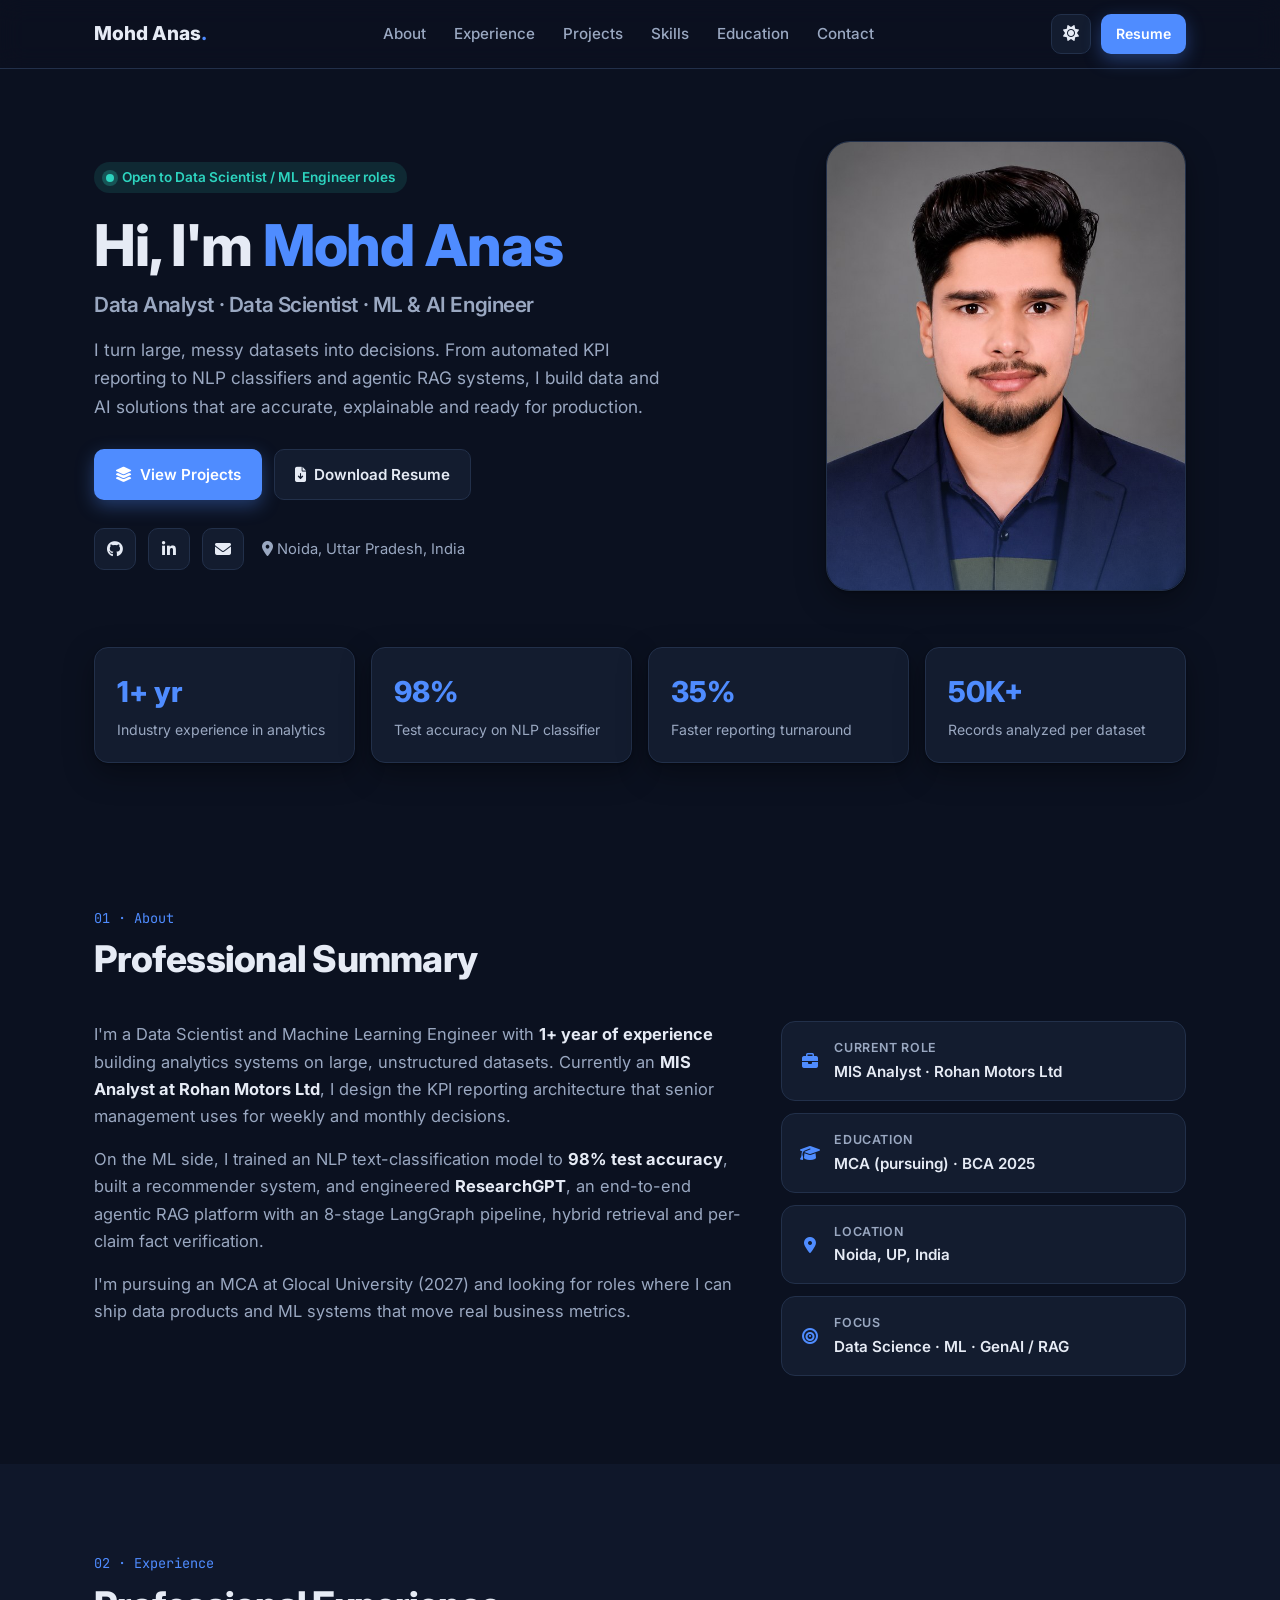
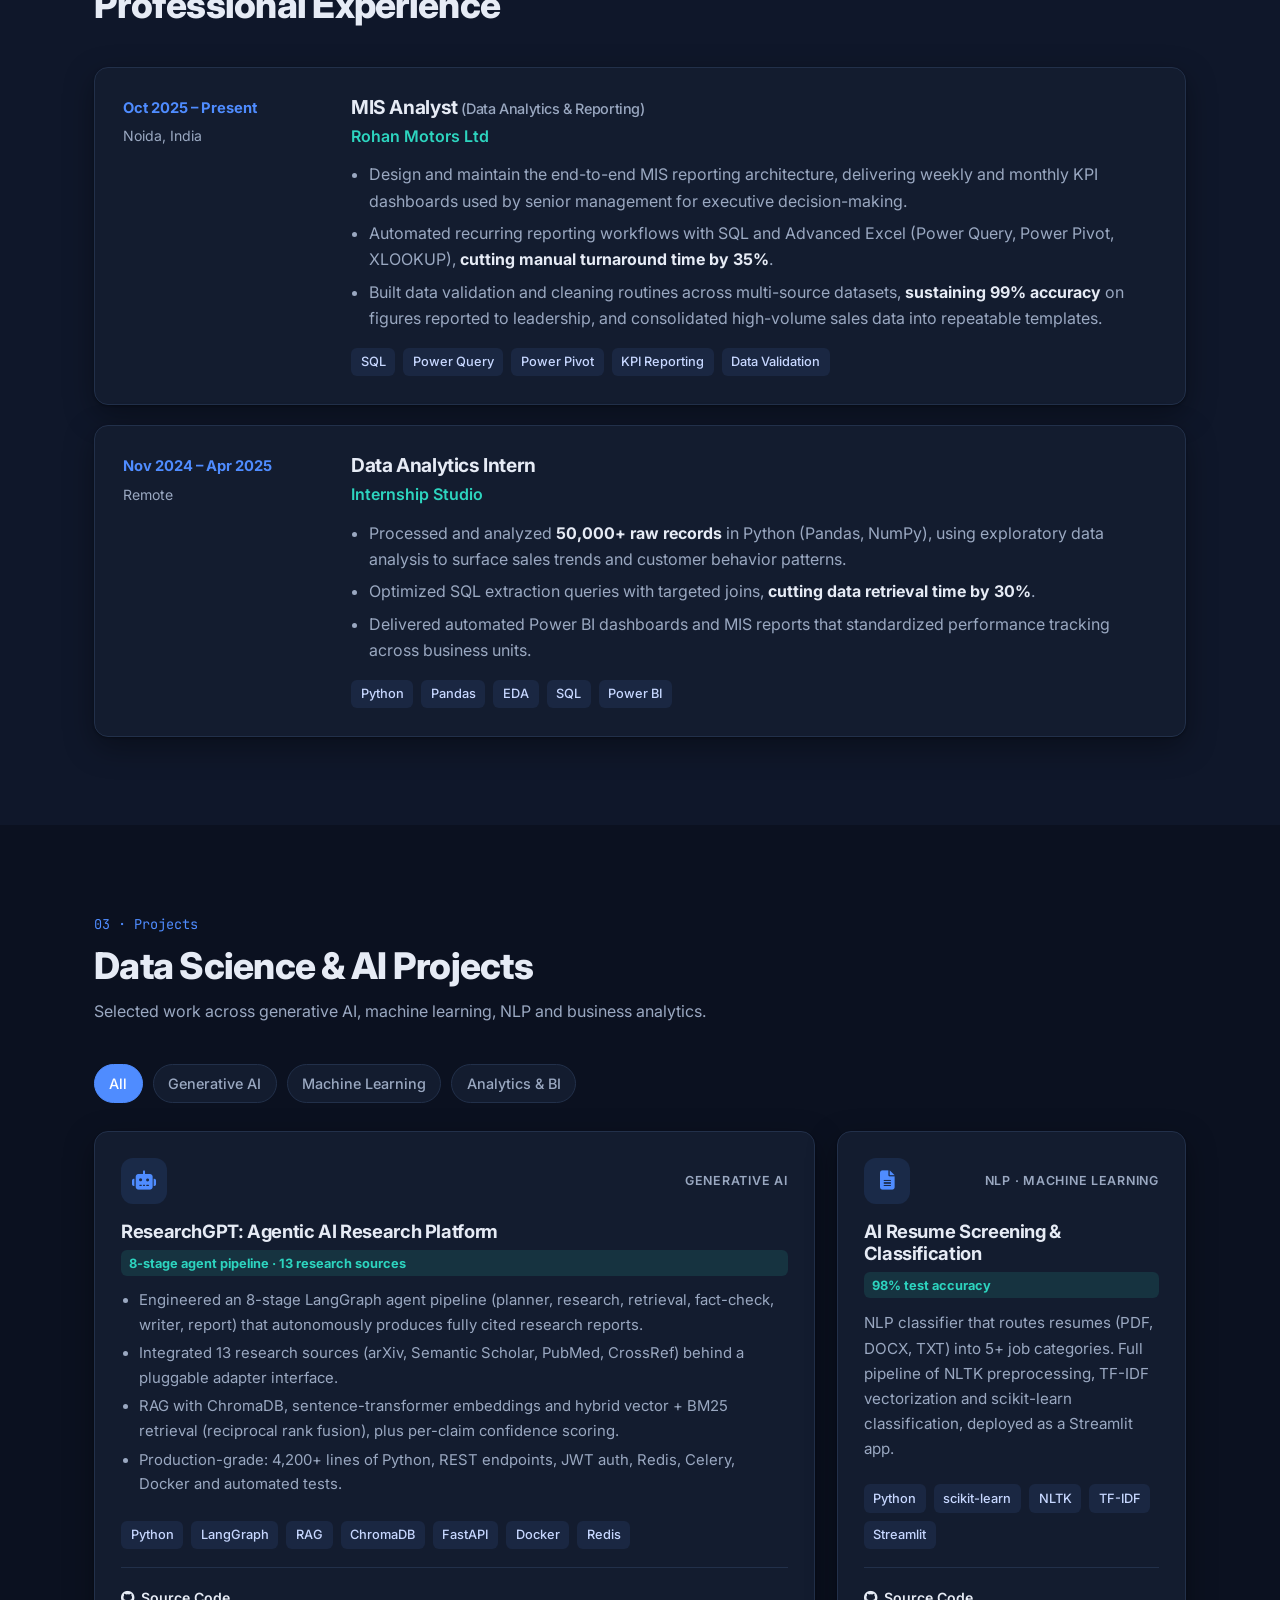
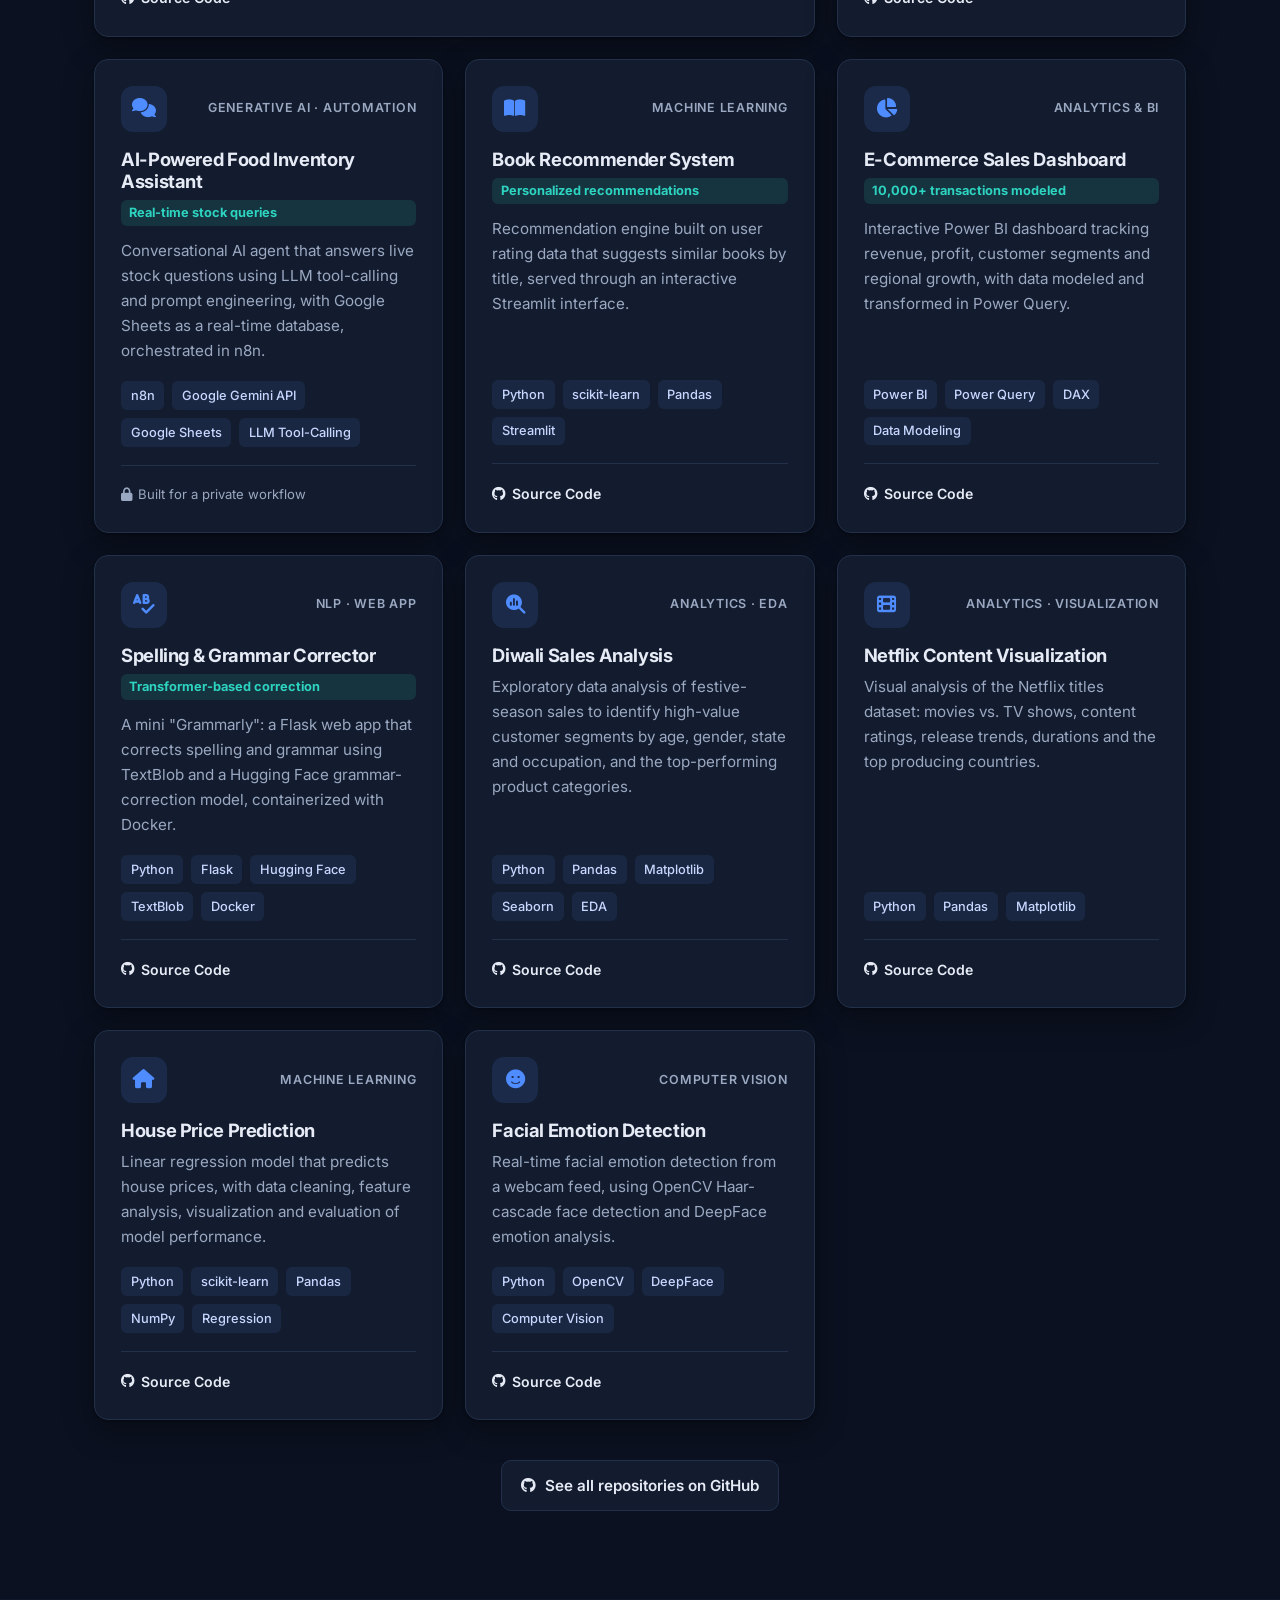
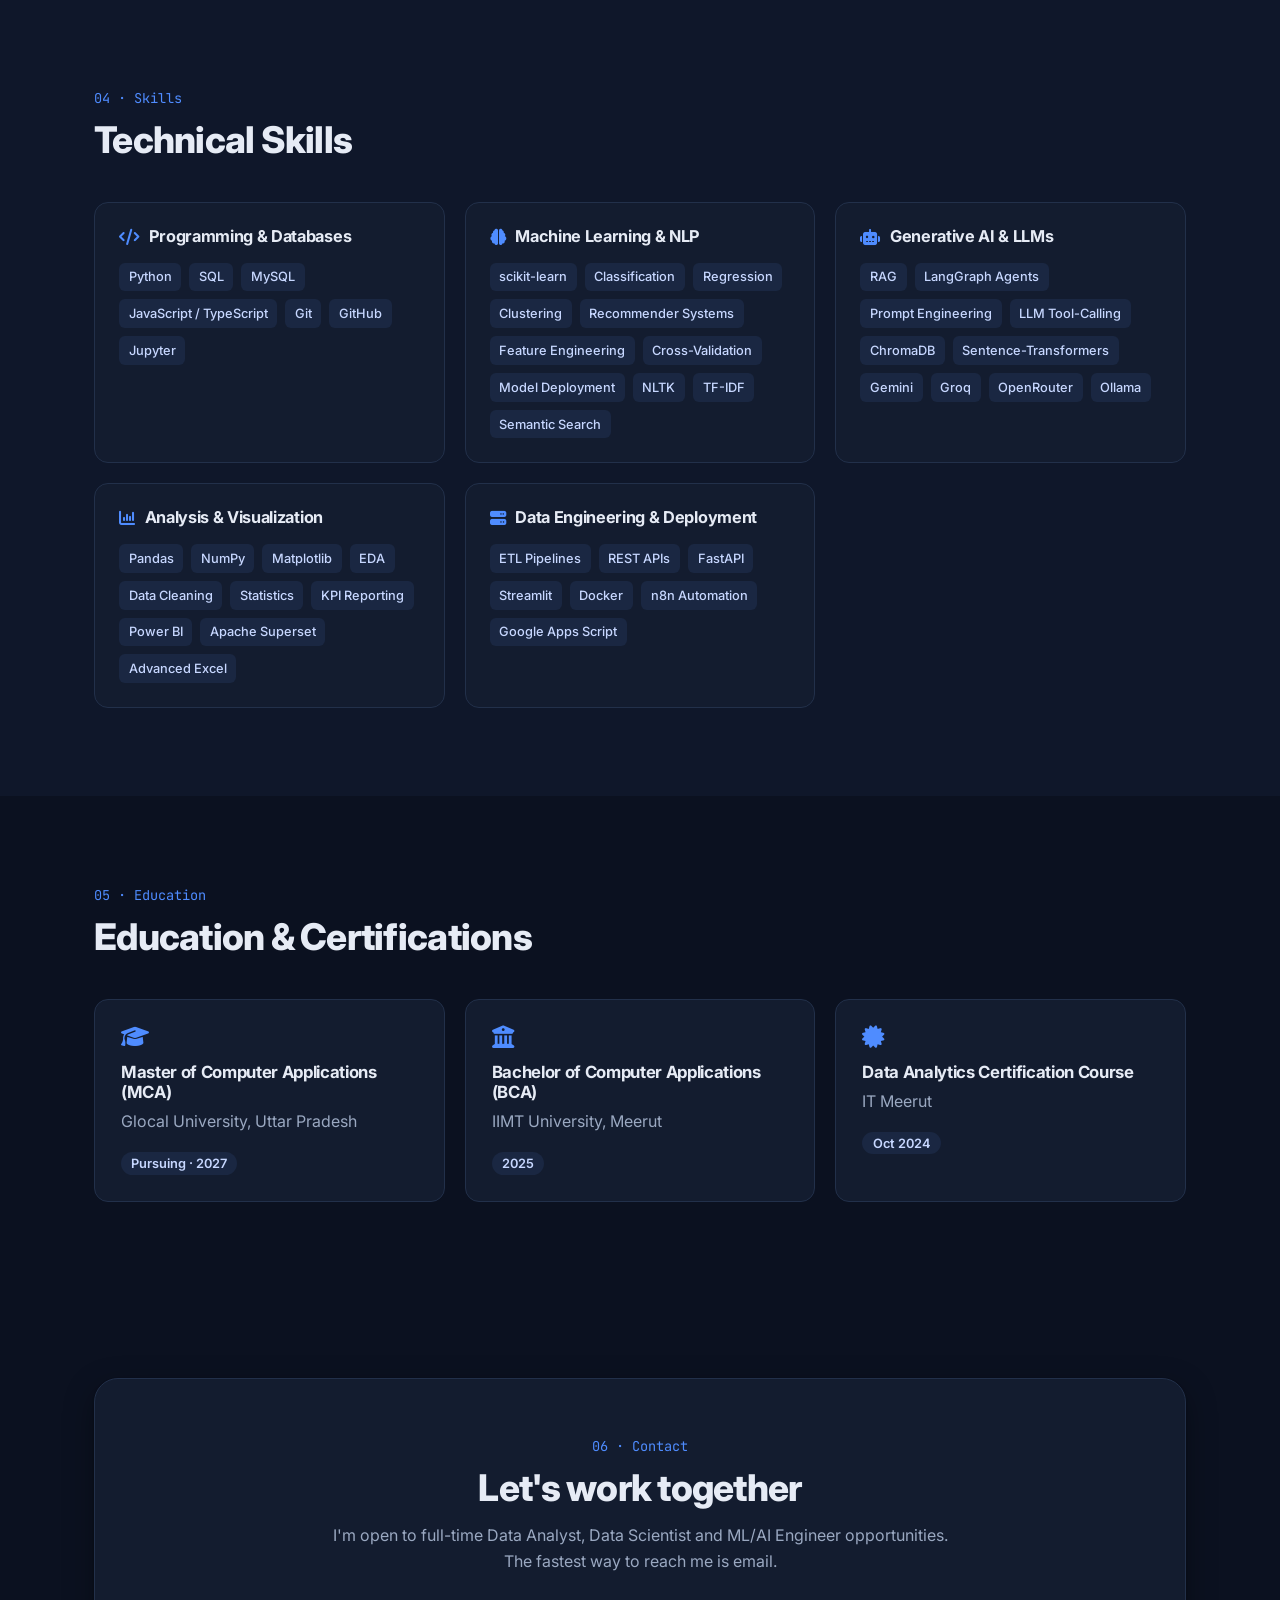
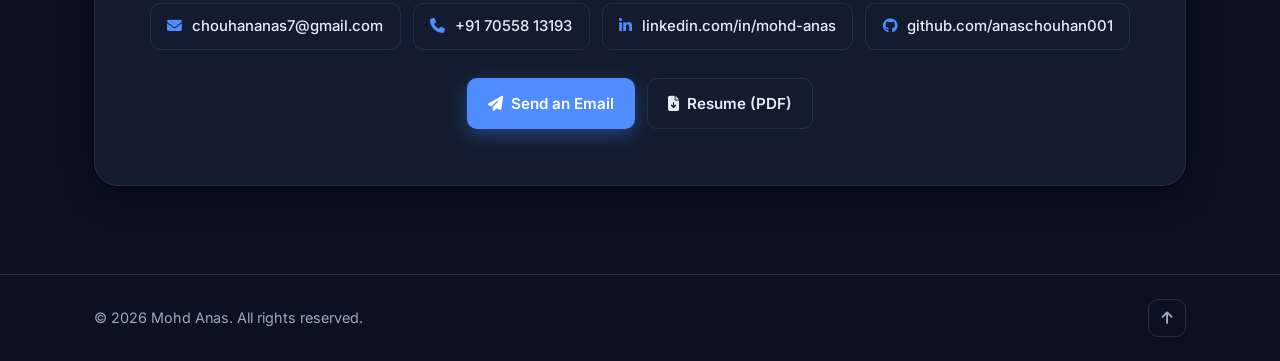
<file: index.html>
<!DOCTYPE html>
<html lang="en">
<head>
  <meta charset="UTF-8">
  <meta name="theme-color" content="#0b1120">
  <meta name="viewport" content="width=device-width, initial-scale=1.0">
  <title>Mohd Anas | Data Scientist & ML Engineer</title>
  <meta name="description" content="Mohd Anas — Data Analyst, Data Scientist and Machine Learning Engineer based in Noida, India. Python, SQL, scikit-learn, RAG, LangGraph, Power BI.">
  <meta property="og:title" content="Mohd Anas | Data Scientist & ML Engineer">
  <meta property="og:description" content="Data analytics, machine learning and agentic AI projects.">
  <meta property="og:image" content="profile.jpg?v=2">
  <link rel="preconnect" href="https://fonts.googleapis.com">
  <link rel="preconnect" href="https://fonts.gstatic.com" crossorigin>
  <link href="https://fonts.googleapis.com/css2?family=Inter:wght@400;500;600;700;800&family=JetBrains+Mono:wght@500&display=swap" rel="stylesheet">
  <link href="https://cdnjs.cloudflare.com/ajax/libs/font-awesome/6.5.2/css/all.min.css" rel="stylesheet">
  <link rel="stylesheet" href="style.css">
  <script>
    let t = 'dark'; try { t = localStorage.getItem('theme') || 'dark'; } catch (e) {} document.documentElement.dataset.theme = t;
  </script>
</head>
<body>

<header class="topbar">
  <div class="container topbar-inner">
    <a href="#home" class="brand">Mohd Anas<span>.</span></a>
    <nav class="nav" id="nav">
      <a href="#about">About</a>
      <a href="#experience">Experience</a>
      <a href="#projects">Projects</a>
      <a href="#skills">Skills</a>
      <a href="#education">Education</a>
      <a href="#contact">Contact</a>
    </nav>
    <div class="topbar-actions">
      <button class="icon-btn" id="themeToggle" aria-label="Toggle theme"><i class="fa-solid fa-moon"></i></button>
      <a class="btn btn-primary btn-sm hide-sm" href="Mohd-Anas-Resume.pdf" target="_blank" rel="noopener">Resume</a>
      <button class="icon-btn menu-btn" id="menuBtn" aria-label="Open menu"><i class="fa-solid fa-bars"></i></button>
    </div>
  </div>
</header>

<main>

  <!-- HERO -->
  <section class="hero" id="home">
    <div class="container hero-grid">
      <div class="hero-text reveal">
        <p class="eyebrow"><span class="dot"></span> Open to Data Scientist / ML Engineer roles</p>
        <h1>Hi, I'm <span class="accent">Mohd Anas</span></h1>
        <h2 class="role">Data Analyst · Data Scientist · ML &amp; AI Engineer</h2>
        <p class="lead">
          I turn large, messy datasets into decisions. From automated KPI reporting to NLP classifiers
          and agentic RAG systems, I build data and AI solutions that are accurate, explainable and
          ready for production.
        </p>
        <div class="hero-cta">
          <a class="btn btn-primary" href="#projects"><i class="fa-solid fa-layer-group"></i> View Projects</a>
          <a class="btn btn-ghost" href="Mohd-Anas-Resume.pdf" target="_blank" rel="noopener"><i class="fa-solid fa-file-arrow-down"></i> Download Resume</a>
        </div>
        <div class="socials">
          <a href="https://github.com/anaschouhan001" target="_blank" rel="noopener" aria-label="GitHub"><i class="fa-brands fa-github"></i></a>
          <a href="https://www.linkedin.com/in/mohd-anas-bb8191322/" target="_blank" rel="noopener" aria-label="LinkedIn"><i class="fa-brands fa-linkedin-in"></i></a>
          <a href="mailto:chouhananas7@gmail.com" aria-label="Email"><i class="fa-solid fa-envelope"></i></a>
          <span class="loc"><i class="fa-solid fa-location-dot"></i> Noida, Uttar Pradesh, India</span>
        </div>
      </div>
      <div class="hero-photo reveal">
        <div class="photo-frame">
          <img src="profile.jpg?v=2" alt="Portrait of Mohd Anas" width="640" height="960">
        </div>
      </div>
    </div>

    <div class="container stats reveal">
      <div class="stat"><strong>1+ yr</strong><span>Industry experience in analytics</span></div>
      <div class="stat"><strong>98%</strong><span>Test accuracy on NLP classifier</span></div>
      <div class="stat"><strong>35%</strong><span>Faster reporting turnaround</span></div>
      <div class="stat"><strong>50K+</strong><span>Records analyzed per dataset</span></div>
    </div>
  </section>

  <!-- ABOUT -->
  <section class="section" id="about">
    <div class="container">
      <div class="section-head reveal">
        <p class="kicker">01 · About</p>
        <h2>Professional Summary</h2>
      </div>
      <div class="about-grid">
        <div class="about-text reveal">
          <p>
            I'm a Data Scientist and Machine Learning Engineer with <strong>1+ year of experience</strong> building
            analytics systems on large, unstructured datasets. Currently an <strong>MIS Analyst at Rohan Motors Ltd</strong>,
            I design the KPI reporting architecture that senior management uses for weekly and monthly decisions.
          </p>
          <p>
            On the ML side, I trained an NLP text-classification model to <strong>98% test accuracy</strong>, built a
            recommender system, and engineered <strong>ResearchGPT</strong>, an end-to-end agentic RAG platform with an
            8-stage LangGraph pipeline, hybrid retrieval and per-claim fact verification.
          </p>
          <p>
            I'm pursuing an MCA at Glocal University (2027) and looking for roles where I can ship data products
            and ML systems that move real business metrics.
          </p>
        </div>
        <ul class="about-facts reveal">
          <li><i class="fa-solid fa-briefcase"></i><div><span>Current role</span>MIS Analyst · Rohan Motors Ltd</div></li>
          <li><i class="fa-solid fa-graduation-cap"></i><div><span>Education</span>MCA (pursuing) · BCA 2025</div></li>
          <li><i class="fa-solid fa-location-dot"></i><div><span>Location</span>Noida, UP, India</div></li>
          <li><i class="fa-solid fa-bullseye"></i><div><span>Focus</span>Data Science · ML · GenAI / RAG</div></li>
        </ul>
      </div>
    </div>
  </section>

  <!-- EXPERIENCE -->
  <section class="section alt" id="experience">
    <div class="container">
      <div class="section-head reveal">
        <p class="kicker">02 · Experience</p>
        <h2>Professional Experience</h2>
      </div>
      <div class="timeline">
        <article class="job reveal">
          <div class="job-meta">
            <span class="date">Oct 2025 – Present</span>
            <span class="place">Noida, India</span>
          </div>
          <div class="job-body">
            <h3>MIS Analyst <small>(Data Analytics &amp; Reporting)</small></h3>
            <p class="company">Rohan Motors Ltd</p>
            <ul>
              <li>Design and maintain the end-to-end MIS reporting architecture, delivering weekly and monthly KPI dashboards used by senior management for executive decision-making.</li>
              <li>Automated recurring reporting workflows with SQL and Advanced Excel (Power Query, Power Pivot, XLOOKUP), <strong>cutting manual turnaround time by 35%</strong>.</li>
              <li>Built data validation and cleaning routines across multi-source datasets, <strong>sustaining 99% accuracy</strong> on figures reported to leadership, and consolidated high-volume sales data into repeatable templates.</li>
            </ul>
            <div class="tags"><span>SQL</span><span>Power Query</span><span>Power Pivot</span><span>KPI Reporting</span><span>Data Validation</span></div>
          </div>
        </article>

        <article class="job reveal">
          <div class="job-meta">
            <span class="date">Nov 2024 – Apr 2025</span>
            <span class="place">Remote</span>
          </div>
          <div class="job-body">
            <h3>Data Analytics Intern</h3>
            <p class="company">Internship Studio</p>
            <ul>
              <li>Processed and analyzed <strong>50,000+ raw records</strong> in Python (Pandas, NumPy), using exploratory data analysis to surface sales trends and customer behavior patterns.</li>
              <li>Optimized SQL extraction queries with targeted joins, <strong>cutting data retrieval time by 30%</strong>.</li>
              <li>Delivered automated Power BI dashboards and MIS reports that standardized performance tracking across business units.</li>
            </ul>
            <div class="tags"><span>Python</span><span>Pandas</span><span>EDA</span><span>SQL</span><span>Power BI</span></div>
          </div>
        </article>
      </div>
    </div>
  </section>

  <!-- PROJECTS -->
  <section class="section" id="projects">
    <div class="container">
      <div class="section-head reveal">
        <p class="kicker">03 · Projects</p>
        <h2>Data Science &amp; AI Projects</h2>
        <p class="sub">Selected work across generative AI, machine learning, NLP and business analytics.</p>
      </div>
      <div class="filters reveal" id="filters">
        <button class="chip active" data-filter="all">All</button>
        <button class="chip" data-filter="genai">Generative AI</button>
        <button class="chip" data-filter="ml">Machine Learning</button>
        <button class="chip" data-filter="analytics">Analytics &amp; BI</button>
      </div>
      <div class="projects" id="projectGrid"></div>
      <div class="more reveal">
        <a class="btn btn-ghost" href="https://github.com/anaschouhan001?tab=repositories" target="_blank" rel="noopener">
          <i class="fa-brands fa-github"></i> See all repositories on GitHub
        </a>
      </div>
    </div>
  </section>

  <!-- SKILLS -->
  <section class="section alt" id="skills">
    <div class="container">
      <div class="section-head reveal">
        <p class="kicker">04 · Skills</p>
        <h2>Technical Skills</h2>
      </div>
      <div class="skills">
        <div class="skill-card reveal">
          <h3><i class="fa-solid fa-code"></i> Programming &amp; Databases</h3>
          <div class="tags"><span>Python</span><span>SQL</span><span>MySQL</span><span>JavaScript / TypeScript</span><span>Git</span><span>GitHub</span><span>Jupyter</span></div>
        </div>
        <div class="skill-card reveal">
          <h3><i class="fa-solid fa-brain"></i> Machine Learning &amp; NLP</h3>
          <div class="tags"><span>scikit-learn</span><span>Classification</span><span>Regression</span><span>Clustering</span><span>Recommender Systems</span><span>Feature Engineering</span><span>Cross-Validation</span><span>Model Deployment</span><span>NLTK</span><span>TF-IDF</span><span>Semantic Search</span></div>
        </div>
        <div class="skill-card reveal">
          <h3><i class="fa-solid fa-robot"></i> Generative AI &amp; LLMs</h3>
          <div class="tags"><span>RAG</span><span>LangGraph Agents</span><span>Prompt Engineering</span><span>LLM Tool-Calling</span><span>ChromaDB</span><span>Sentence-Transformers</span><span>Gemini</span><span>Groq</span><span>OpenRouter</span><span>Ollama</span></div>
        </div>
        <div class="skill-card reveal">
          <h3><i class="fa-solid fa-chart-column"></i> Analysis &amp; Visualization</h3>
          <div class="tags"><span>Pandas</span><span>NumPy</span><span>Matplotlib</span><span>EDA</span><span>Data Cleaning</span><span>Statistics</span><span>KPI Reporting</span><span>Power BI</span><span>Apache Superset</span><span>Advanced Excel</span></div>
        </div>
        <div class="skill-card reveal">
          <h3><i class="fa-solid fa-server"></i> Data Engineering &amp; Deployment</h3>
          <div class="tags"><span>ETL Pipelines</span><span>REST APIs</span><span>FastAPI</span><span>Streamlit</span><span>Docker</span><span>n8n Automation</span><span>Google Apps Script</span></div>
        </div>
      </div>
    </div>
  </section>

  <!-- EDUCATION -->
  <section class="section" id="education">
    <div class="container">
      <div class="section-head reveal">
        <p class="kicker">05 · Education</p>
        <h2>Education &amp; Certifications</h2>
      </div>
      <div class="edu-grid">
        <div class="edu-card reveal">
          <i class="fa-solid fa-graduation-cap"></i>
          <h3>Master of Computer Applications (MCA)</h3>
          <p>Glocal University, Uttar Pradesh</p>
          <span class="badge">Pursuing · 2027</span>
        </div>
        <div class="edu-card reveal">
          <i class="fa-solid fa-building-columns"></i>
          <h3>Bachelor of Computer Applications (BCA)</h3>
          <p>IIMT University, Meerut</p>
          <span class="badge">2025</span>
        </div>
        <div class="edu-card reveal">
          <i class="fa-solid fa-certificate"></i>
          <h3>Data Analytics Certification Course</h3>
          <p>IT Meerut</p>
          <span class="badge">Oct 2024</span>
        </div>
      </div>
    </div>
  </section>

  <!-- CONTACT -->
  <section class="section contact" id="contact">
    <div class="container">
      <div class="contact-card reveal">
        <p class="kicker">06 · Contact</p>
        <h2>Let's work together</h2>
        <p class="sub">I'm open to full-time Data Analyst, Data Scientist and ML/AI Engineer opportunities. The fastest way to reach me is email.</p>
        <div class="contact-list">
          <a href="mailto:chouhananas7@gmail.com"><i class="fa-solid fa-envelope"></i> chouhananas7@gmail.com</a>
          <a href="tel:+917055813193"><i class="fa-solid fa-phone"></i> +91 70558 13193</a>
          <a href="https://www.linkedin.com/in/mohd-anas-bb8191322/" target="_blank" rel="noopener"><i class="fa-brands fa-linkedin-in"></i> linkedin.com/in/mohd-anas</a>
          <a href="https://github.com/anaschouhan001" target="_blank" rel="noopener"><i class="fa-brands fa-github"></i> github.com/anaschouhan001</a>
        </div>
        <div class="hero-cta center">
          <a class="btn btn-primary" href="mailto:chouhananas7@gmail.com"><i class="fa-solid fa-paper-plane"></i> Send an Email</a>
          <a class="btn btn-ghost" href="Mohd-Anas-Resume.pdf" target="_blank" rel="noopener"><i class="fa-solid fa-file-arrow-down"></i> Resume (PDF)</a>
        </div>
      </div>
    </div>
  </section>

</main>

<footer class="footer">
  <div class="container footer-inner">
    <p>&copy; <span id="year"></span> Mohd Anas. All rights reserved.</p>
    <a href="#home" class="to-top" aria-label="Back to top"><i class="fa-solid fa-arrow-up"></i></a>
  </div>
</footer>

<script src="script.js"></script>
</body>
</html>
</file>
<file: style.css>
/* ========== Theme tokens ========== */
:root {
  --bg: #f7f8fb;
  --bg-alt: #eef1f7;
  --surface: #ffffff;
  --text: #0f172a;
  --muted: #526077;
  --border: #dde3ee;
  --primary: #2563eb;
  --primary-ink: #ffffff;
  --accent: #0ea5a4;
  --chip: #e8eefc;
  --chip-text: #1e3a8a;
  --shadow: 0 1px 2px rgba(15, 23, 42, .04), 0 8px 24px rgba(15, 23, 42, .06);
  --radius: 14px;
  color-scheme: light;
}
@media (prefers-color-scheme: dark) {
  :root:not([data-theme="light"]) {
    --bg: #0b1120; --bg-alt: #0f172a; --surface: #131c2f; --text: #e6ebf5; --muted: #9aa8c1;
    --border: #22304a; --primary: #4f8cff; --accent: #2dd4bf; --chip: #1a2742; --chip-text: #c7d7ff;
    --shadow: 0 1px 2px rgba(0,0,0,.3), 0 10px 30px rgba(0,0,0,.35);
    color-scheme: dark;
  }
}
:root[data-theme="dark"] {
  --bg: #0b1120; --bg-alt: #0f172a; --surface: #131c2f; --text: #e6ebf5; --muted: #9aa8c1;
  --border: #22304a; --primary: #4f8cff; --accent: #2dd4bf; --chip: #1a2742; --chip-text: #c7d7ff;
  --shadow: 0 1px 2px rgba(0,0,0,.3), 0 10px 30px rgba(0,0,0,.35);
  color-scheme: dark;
}

/* ========== Base ========== */
*, *::before, *::after { box-sizing: border-box; }
html { scroll-behavior: smooth; scroll-padding-top: 80px; }
body {
  margin: 0;
  font-family: 'Inter', system-ui, -apple-system, 'Segoe UI', Roboto, sans-serif;
  font-size: 16px;
  line-height: 1.65;
  color: var(--text);
  background: var(--bg);
  -webkit-font-smoothing: antialiased;
}
img { max-width: 100%; display: block; }
a { color: inherit; text-decoration: none; }
h1, h2, h3 { line-height: 1.2; margin: 0; letter-spacing: -.02em; }
.container { width: 100%; max-width: 1140px; margin: 0 auto; padding-inline: 24px; }

/* ========== Buttons / chips ========== */
.btn {
  display: inline-flex; align-items: center; gap: .55em;
  padding: .8em 1.3em; border-radius: 10px; font-weight: 600; font-size: .95rem;
  border: 1px solid transparent; transition: transform .2s, background .2s, border-color .2s, box-shadow .2s;
  cursor: pointer;
}
.btn:hover { transform: translateY(-2px); }
.btn-primary { background: var(--primary); color: var(--primary-ink); box-shadow: 0 6px 18px color-mix(in srgb, var(--primary) 35%, transparent); }
.btn-ghost { border-color: var(--border); background: var(--surface); }
.btn-ghost:hover { border-color: var(--primary); color: var(--primary); }
.btn-sm { padding: .5em 1em; font-size: .88rem; }
.icon-btn {
  width: 40px; height: 40px; border-radius: 10px; border: 1px solid var(--border);
  background: var(--surface); color: var(--text); cursor: pointer; font-size: 1rem;
}
.icon-btn:hover { border-color: var(--primary); color: var(--primary); }
.chip {
  border: 1px solid var(--border); background: var(--surface); color: var(--muted);
  padding: .45em 1em; border-radius: 999px; font: inherit; font-size: .9rem; font-weight: 500; cursor: pointer;
}
.chip.active, .chip:hover { background: var(--primary); border-color: var(--primary); color: #fff; }
.tags { display: flex; flex-wrap: wrap; gap: 8px; }
.tags span {
  background: var(--chip); color: var(--chip-text);
  font-size: .8rem; font-weight: 500; padding: .3em .75em; border-radius: 6px;
}

/* ========== Top bar ========== */
.topbar {
  position: sticky; top: env(safe-area-inset-top, 0px); z-index: 50;
  background: color-mix(in srgb, var(--bg) 82%, transparent);
  backdrop-filter: blur(12px); -webkit-backdrop-filter: blur(12px);
  border-bottom: 1px solid var(--border);
}
.topbar-inner { display: flex; align-items: center; justify-content: space-between; height: 68px; gap: 16px; }
.brand { font-weight: 800; font-size: 1.2rem; }
.brand span { color: var(--primary); }
.nav { display: flex; gap: 28px; }
.nav a { color: var(--muted); font-weight: 500; font-size: .95rem; transition: color .2s; }
.nav a:hover, .nav a.active { color: var(--primary); }
.topbar-actions { display: flex; align-items: center; gap: 10px; }
.menu-btn { display: none; }

/* ========== Hero ========== */
.hero { padding: 72px 0 56px; }
.hero-grid { display: grid; grid-template-columns: 1.35fr 1fr; gap: 56px; align-items: center; }
.eyebrow {
  display: inline-flex; align-items: center; gap: 8px; margin: 0 0 18px;
  font-size: .85rem; font-weight: 600; color: var(--accent);
  background: color-mix(in srgb, var(--accent) 12%, transparent);
  padding: .35em .9em; border-radius: 999px;
}
.dot { width: 8px; height: 8px; border-radius: 50%; background: var(--accent); box-shadow: 0 0 0 4px color-mix(in srgb, var(--accent) 25%, transparent); animation: pulse 2s infinite; }
@keyframes pulse { 50% { box-shadow: 0 0 0 8px transparent; } }
.hero h1 { font-size: clamp(2.3rem, 5vw, 3.6rem); font-weight: 800; }
.accent { color: var(--primary); }
.role { font-size: clamp(1.05rem, 2vw, 1.3rem); font-weight: 600; color: var(--muted); margin: 12px 0 18px; }
.lead { font-size: 1.08rem; color: var(--muted); max-width: 580px; margin: 0 0 28px; }
.hero-cta { display: flex; flex-wrap: wrap; gap: 12px; }
.hero-cta.center { justify-content: center; margin-top: 28px; }
.socials { display: flex; flex-wrap: wrap; align-items: center; gap: 12px; margin-top: 28px; }
.socials a {
  width: 42px; height: 42px; display: grid; place-items: center; border-radius: 10px;
  border: 1px solid var(--border); background: var(--surface); transition: all .2s;
}
.socials a:hover { color: var(--primary); border-color: var(--primary); transform: translateY(-2px); }
.loc { color: var(--muted); font-size: .92rem; margin-left: 6px; }
.photo-frame {
  position: relative; max-width: 360px; margin-left: auto; aspect-ratio: 4 / 5;
  border-radius: 24px; overflow: hidden; box-shadow: var(--shadow);
  border: 1px solid var(--border);
}
.photo-frame::after {
  content: ""; position: absolute; inset: 0;
  background: linear-gradient(180deg, transparent 65%, color-mix(in srgb, var(--primary) 25%, transparent));
}
.photo-frame img { width: 100%; height: 100%; object-fit: cover; object-position: center 20%; }

.stats {
  display: grid; grid-template-columns: repeat(4, 1fr); gap: 16px; margin-top: 56px;
}
.stat {
  background: var(--surface); border: 1px solid var(--border); border-radius: var(--radius);
  padding: 20px 22px; box-shadow: var(--shadow);
}
.stat strong { display: block; font-size: 1.8rem; font-weight: 800; color: var(--primary); }
.stat span { font-size: .88rem; color: var(--muted); }

/* ========== Sections ========== */
.section { padding: 88px 0; }
.section.alt { background: var(--bg-alt); }
.section-head { margin-bottom: 40px; }
.kicker { font-family: 'JetBrains Mono', ui-monospace, monospace; color: var(--primary); font-size: .85rem; margin: 0 0 8px; }
.section-head h2, .contact-card h2 { font-size: clamp(1.7rem, 3.5vw, 2.3rem); font-weight: 800; }
.sub { color: var(--muted); margin: 10px 0 0; max-width: 620px; }

/* About */
.about-grid { display: grid; grid-template-columns: 1.6fr 1fr; gap: 40px; align-items: start; }
.about-text p { margin: 0 0 16px; color: var(--muted); font-size: 1.03rem; }
.about-text strong { color: var(--text); }
.about-facts { list-style: none; margin: 0; padding: 0; display: grid; gap: 12px; }
.about-facts li {
  display: flex; gap: 14px; align-items: center; padding: 16px 18px;
  background: var(--surface); border: 1px solid var(--border); border-radius: var(--radius);
}
.about-facts i { color: var(--primary); width: 20px; text-align: center; }
.about-facts span { display: block; font-size: .78rem; color: var(--muted); text-transform: uppercase; letter-spacing: .05em; }
.about-facts div { font-weight: 600; font-size: .95rem; }

/* Experience */
.timeline { display: grid; gap: 20px; }
.job {
  display: grid; grid-template-columns: 200px 1fr; gap: 28px;
  background: var(--surface); border: 1px solid var(--border); border-radius: var(--radius);
  padding: 28px; box-shadow: var(--shadow);
}
.job-meta { display: flex; flex-direction: column; gap: 4px; }
.date { font-weight: 700; color: var(--primary); font-size: .92rem; }
.place { color: var(--muted); font-size: .88rem; }
.job h3 { font-size: 1.2rem; }
.job h3 small { font-weight: 500; color: var(--muted); font-size: .9rem; }
.company { margin: 4px 0 12px; font-weight: 600; color: var(--accent); }
.job ul { margin: 0 0 16px; padding-left: 18px; color: var(--muted); }
.job li { margin-bottom: 6px; }
.job li strong { color: var(--text); }

/* Projects */
.filters { display: flex; flex-wrap: wrap; gap: 10px; margin-bottom: 28px; }
.projects { display: grid; grid-template-columns: repeat(auto-fill, minmax(320px, 1fr)); gap: 22px; }
.project {
  display: flex; flex-direction: column;
  background: var(--surface); border: 1px solid var(--border); border-radius: var(--radius);
  padding: 26px; box-shadow: var(--shadow); transition: transform .25s, border-color .25s;
}
.project:hover { transform: translateY(-4px); border-color: color-mix(in srgb, var(--primary) 50%, var(--border)); }
.project.featured { grid-column: span 2; }
.project-top { display: flex; justify-content: space-between; align-items: center; margin-bottom: 16px; }
.project-icon {
  width: 46px; height: 46px; border-radius: 12px; display: grid; place-items: center; font-size: 1.2rem;
  background: color-mix(in srgb, var(--primary) 12%, transparent); color: var(--primary);
}
.project-cat { font-size: .78rem; font-weight: 600; color: var(--muted); text-transform: uppercase; letter-spacing: .06em; }
.project h3 { font-size: 1.15rem; margin-bottom: 8px; }
.project p { color: var(--muted); margin: 0 0 12px; font-size: .95rem; }
.project ul { margin: 0 0 14px; padding-left: 18px; color: var(--muted); font-size: .93rem; }
.project li { margin-bottom: 4px; }
.metric {
  display: inline-block; font-size: .8rem; font-weight: 700; color: var(--accent);
  background: color-mix(in srgb, var(--accent) 12%, transparent); padding: .2em .65em; border-radius: 6px; margin-bottom: 12px;
}
.project .tags { margin-top: auto; padding-top: 6px; }
.project-links { display: flex; flex-wrap: wrap; gap: 10px; margin-top: 18px; padding-top: 18px; border-top: 1px solid var(--border); }
.project-links a { font-size: .88rem; font-weight: 600; display: inline-flex; align-items: center; gap: 6px; }
.project-links a:hover { color: var(--primary); }
.project-links .live { color: var(--primary); }
.project-links .note { font-size: .82rem; color: var(--muted); display: inline-flex; align-items: center; gap: 6px; }
.more { text-align: center; margin-top: 40px; }

/* Skills */
.skills { display: grid; grid-template-columns: repeat(auto-fit, minmax(300px, 1fr)); gap: 20px; }
.skill-card { background: var(--surface); border: 1px solid var(--border); border-radius: var(--radius); padding: 24px; }
.skill-card h3 { font-size: 1.02rem; margin-bottom: 16px; display: flex; align-items: center; gap: 10px; }
.skill-card h3 i { color: var(--primary); }

/* Education */
.edu-grid { display: grid; grid-template-columns: repeat(auto-fit, minmax(260px, 1fr)); gap: 20px; }
.edu-card { background: var(--surface); border: 1px solid var(--border); border-radius: var(--radius); padding: 26px; }
.edu-card > i { font-size: 1.4rem; color: var(--primary); margin-bottom: 14px; }
.edu-card h3 { font-size: 1.05rem; margin-bottom: 6px; }
.edu-card p { color: var(--muted); margin: 0 0 14px; }
.badge { font-size: .8rem; font-weight: 600; background: var(--chip); color: var(--chip-text); padding: .3em .8em; border-radius: 999px; }

/* Contact */
.contact-card {
  text-align: center; background: var(--surface); border: 1px solid var(--border);
  border-radius: 24px; padding: 56px 28px; box-shadow: var(--shadow);
}
.contact-card .sub { margin: 12px auto 28px; }
.contact-list { display: flex; flex-wrap: wrap; justify-content: center; gap: 12px; }
.contact-list a {
  display: inline-flex; align-items: center; gap: 10px; padding: .7em 1.1em;
  border: 1px solid var(--border); border-radius: 10px; font-weight: 500; font-size: .93rem; word-break: break-all;
}
.contact-list a:hover { border-color: var(--primary); color: var(--primary); }
.contact-list i { color: var(--primary); }

/* Footer */
.footer { border-top: 1px solid var(--border); padding: 24px 0; color: var(--muted); font-size: .9rem; }
.footer-inner { display: flex; justify-content: space-between; align-items: center; }
.footer p { margin: 0; }
.to-top { width: 38px; height: 38px; display: grid; place-items: center; border: 1px solid var(--border); border-radius: 10px; }
.to-top:hover { color: var(--primary); border-color: var(--primary); }

/* Reveal animation */
.reveal { opacity: 0; transform: translateY(18px); transition: opacity .6s ease, transform .6s ease; }
.reveal.show { opacity: 1; transform: none; }
@media (prefers-reduced-motion: reduce) {
  .reveal { opacity: 1; transform: none; transition: none; }
  html { scroll-behavior: auto; }
}

/* ========== Responsive ========== */
@media (max-width: 960px) {
  .hero-grid, .about-grid { grid-template-columns: 1fr; }
  .hero-photo { order: -1; }
  .photo-frame { margin: 0 auto; max-width: 260px; }
  .stats { grid-template-columns: repeat(2, 1fr); }
  .project.featured { grid-column: auto; }
  .job { grid-template-columns: 1fr; gap: 10px; }
  .job-meta { flex-direction: row; gap: 14px; }
}
@media (max-width: 820px) {
  .menu-btn { display: inline-block; }
  .nav {
    position: absolute; top: 68px; left: 0; right: 0; flex-direction: column; gap: 0;
    background: var(--surface); border-bottom: 1px solid var(--border); display: none;
  }
  .nav.open { display: flex; }
  .nav a { padding: 14px 24px; border-top: 1px solid var(--border); }
}
@media (max-width: 520px) {
  .container { padding-inline: 16px; }
  .hide-sm { display: none; }
  .hero { padding-top: 40px; }
  .section { padding: 64px 0; }
  .projects { grid-template-columns: 1fr; }
  .stat strong { font-size: 1.5rem; }
  .contact-card { padding: 40px 18px; }
}
</file>
